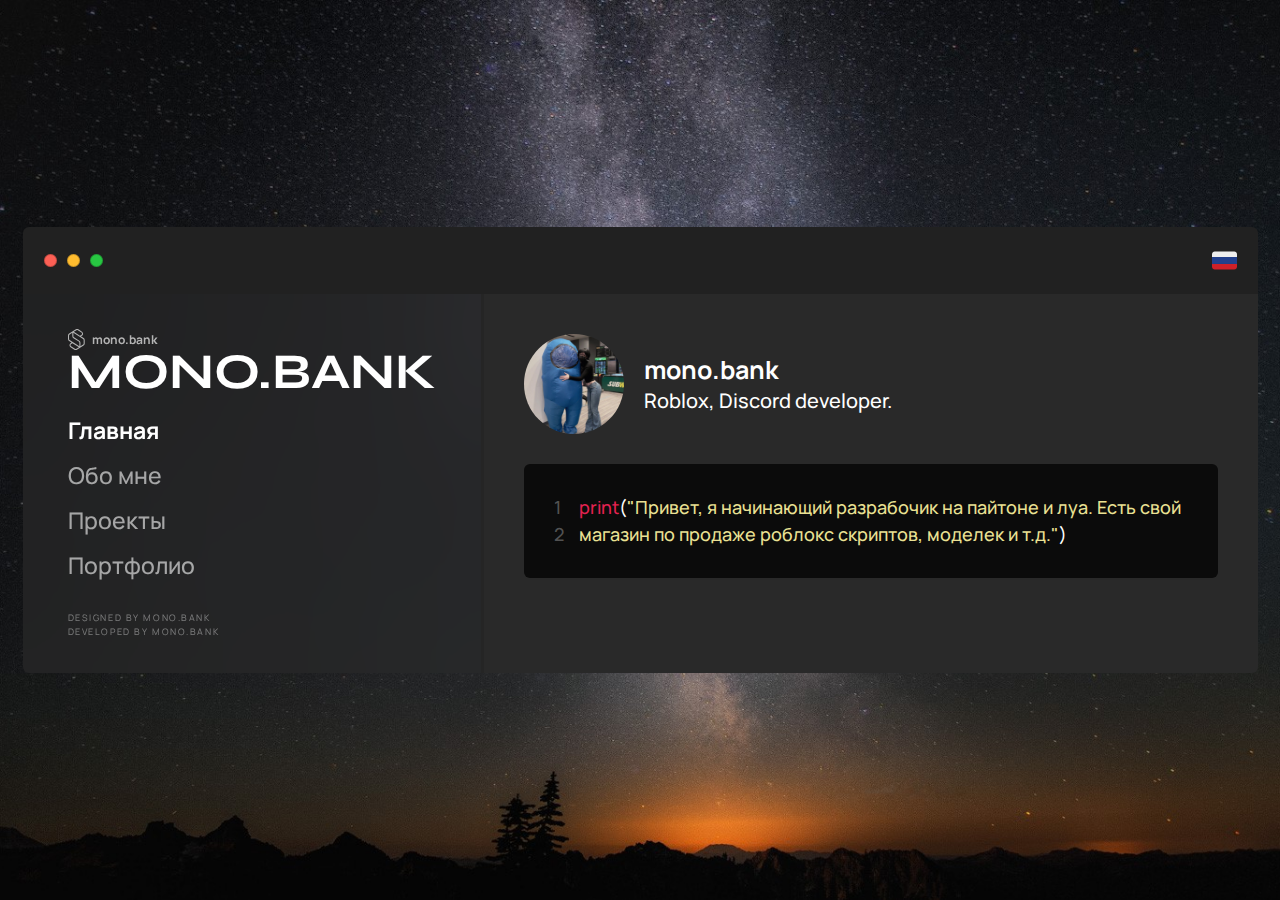
<file: index.html>
<!DOCTYPE html>
<html lang="en">
<head>
  <meta charset="UTF-8">
  <title>mono.bank</title>
  <meta name="viewport" content="width=device-width, initial-scale=1.0">
  <link rel="stylesheet" href="styles/style.css">
  <link rel="stylesheet" href="styles/index.css">
</head>
<body>

<div class="card">
  <section class="header-section">
    <header class="header">
      <svg width="59" height="13" viewBox="0 0 59 13" fill="none" xmlns="http://www.w3.org/2000/svg">
        <circle cx="6.5" cy="6.5" r="6.5" fill="#FC6055"/>
        <circle cx="6.5" cy="6.5" r="6" stroke="black" stroke-opacity="0.2"/>
        <circle cx="29.5" cy="6.5" r="6.5" fill="#FFBC2F"/>
        <circle cx="29.5" cy="6.5" r="6" stroke="black" stroke-opacity="0.2"/>
        <circle cx="52.5" cy="6.5" r="6.5" fill="#28C742"/>
        <circle cx="52.5" cy="6.5" r="6" stroke="black" stroke-opacity="0.2"/>
      </svg>
      <svg width="25" height="25" viewBox="0 0 25 25" fill="none" xmlns="http://www.w3.org/2000/svg">
        <g clip-path="url(#clip0_0_12)">
          <path d="M25 18.7517C25 20.2857 23.7562 21.5294 22.2222 21.5294H2.77778C1.24375 21.5294 0 20.2857 0 18.7517V15.9739H25V18.7517Z" fill="#CE2028"/>
          <path d="M0 9.02612H25V15.9706H0V9.02612Z" fill="#22408C"/>
          <path d="M22.2222 3.47388H2.77778C1.24375 3.47388 0 4.71763 0 6.25165V9.02943H25V6.25165C25 4.71763 23.7562 3.47388 22.2222 3.47388Z" fill="#EEEEEE"/>
        </g>
        <defs>
          <clipPath id="clip0_0_12">
            <rect width="25" height="25" fill="white"/>
          </clipPath>
        </defs>
      </svg>
    </header>
  </section>
  <section class="body-section">
    <div class="navigation">
      <div class="brands">
        <div class="brand__header">
          <svg width="17" height="22" viewBox="0 0 17 22" fill="none" xmlns="http://www.w3.org/2000/svg">
            <path fill-rule="evenodd" clip-rule="evenodd" d="M7.88095 0.358488C8.6571 -0.124373 9.64166 -0.119071 10.4126 0.372121L13.9878 2.65016C15.464 3.59071 15.4493 5.74991 13.9605 6.67033L12.9098 7.31993L15.6163 9.04894C16.299 9.4851 16.7121 10.2391 16.7121 11.0489V14.3895C16.7121 15.1994 16.299 15.9533 15.6163 16.3895L8.93838 20.6556C8.15395 21.1567 7.14891 21.1535 6.36768 20.6474L2.54689 18.1723C1.13124 17.2552 1.09685 15.1966 2.48109 14.2328L3.49216 13.5289L1.09405 11.9938C0.412355 11.5574 0 10.8041 0 9.99497V6.57981C0 5.75986 0.423413 4.99797 1.1199 4.56468L7.88095 0.358488ZM4.45932 14.1411L3.08442 15.0984C2.3154 15.6339 2.3345 16.7775 3.12098 17.287L6.94176 19.7622C7.37578 20.0433 7.93413 20.0451 8.36993 19.7667L10.9265 18.1335L4.45932 14.1411ZM12.4461 17.1626L15.0478 15.5006C15.4271 15.2583 15.6566 14.8394 15.6566 14.3895V11.0489C15.6566 10.599 15.4271 10.1801 15.0478 9.93782L11.6379 7.75944L5.37329 3.83152L5.40119 7.26195C5.40486 7.7128 5.63873 8.13052 6.02126 8.36947L11.3299 11.6856C12.0243 12.1194 12.4461 12.8801 12.4461 13.6985V17.1626ZM5.83361 2.8748L11.9203 6.69117L13.4053 5.77315C14.2324 5.2618 14.2405 4.06225 13.4205 3.53972L9.84517 1.26168C9.41689 0.988795 8.86991 0.985849 8.43872 1.25411L5.83361 2.8748ZM4.31764 3.81791L4.34572 7.27053C4.35232 8.08205 4.77329 8.83395 5.46184 9.26406L10.7705 12.5802C11.1563 12.8212 11.3906 13.2438 11.3906 13.6985V17.18L4.72292 13.0639L1.66331 11.1054C1.28459 10.863 1.0555 10.4445 1.0555 9.99497V6.57981C1.0555 6.12428 1.29073 5.70101 1.67767 5.46029L4.31764 3.81791Z" fill="#b4b4b4"/>
          </svg>
          <h4>mono.bank</h4>
        </div>
        <div class="brand__title">
          <h1>mono.bank</h1>
        </div>
      </div>
      <nav class="nav">
        <div class="items">
          <a href="index.html" class="item active">Главная</a>
          <a href="about.html" class="item">Обо мне</a>
          <a href="projects.html" class="item">Проекты</a>
          <a href="portfolio.html" class="item">Портфолио</a>
        </div>
      </nav>
      <div class="developers">
        <p>Designed by mono.bank</p>
        <p>Developed by mono.bank</p>
      </div>
    </div>
    <div class="body">
      <div class="message">
        <img src="images/avatar.png" alt="">
        <div class="container">
          <div class="author">mono.bank</div>
          <div class="content">Roblox, Discord developer.</div>
        </div>
      </div>
      <div class="code__card">
        <div class="lines">
          <p>1</p>
          <p>2</p>
        </div>
        <div class="code"><span style="color: #E42251">print</span><span style="color: #FFFFFF">(</span><span style="color: #EAE193">"Привет, я начинающий разрабочик на пайтоне и луа. Есть свой магазин по продаже роблокс скриптов, моделек и т.д."</span><span style="color: #FFFFFF">)</span></div>
      </div>
    </div>
  </section>
</div>

</body>
</html>
</file>
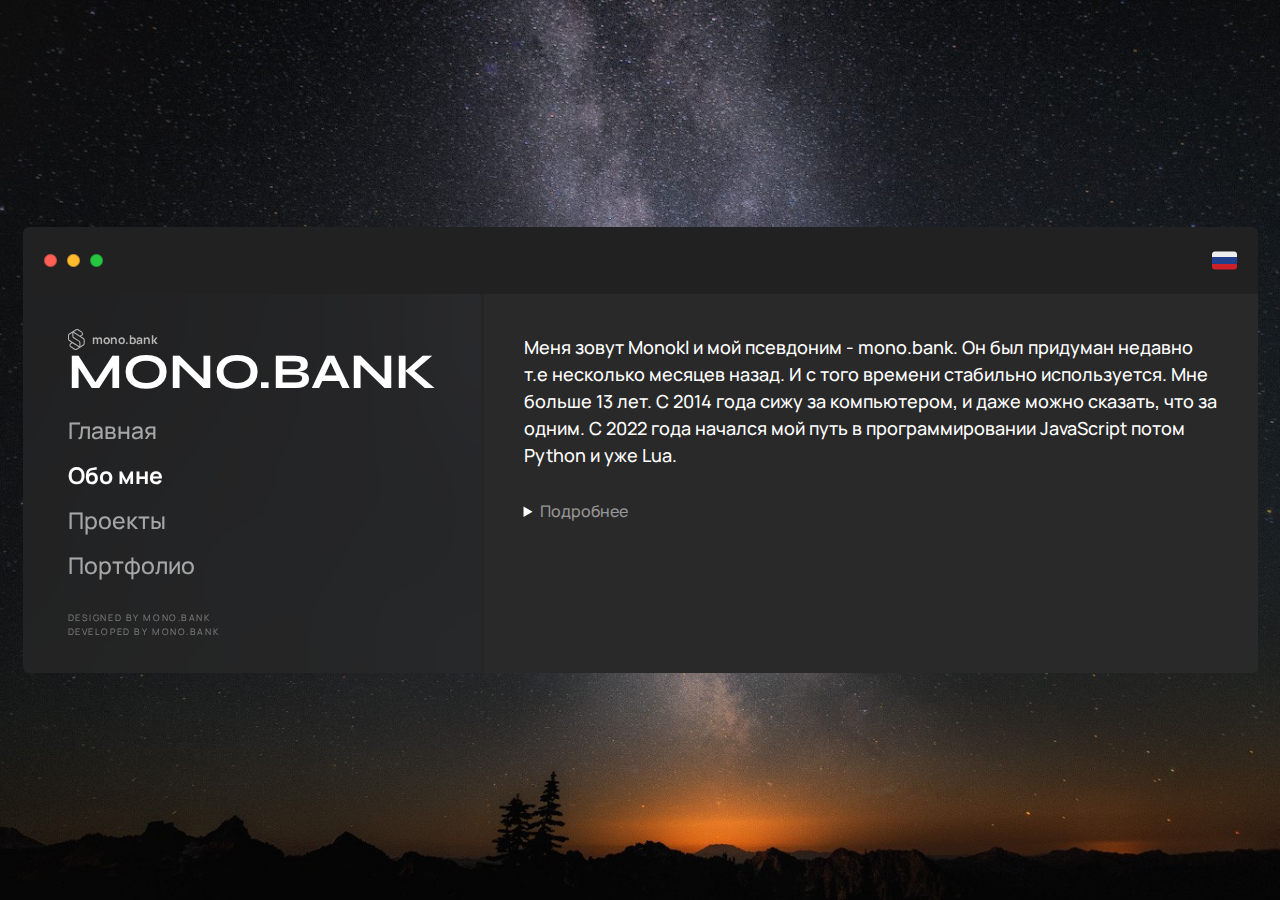
<file: about.html>
<!DOCTYPE html>
<html lang="en">
<head>
  <meta charset="UTF-8">
  <title>mono.bank</title>
  <meta name="viewport" content="width=device-width, initial-scale=1.0">
  <link rel="stylesheet" href="styles/style.css">
  <link rel="stylesheet" href="styles/about.css">
</head>
<body>

<div class="card">
  <section class="header-section">
    <header class="header">
      <svg width="59" height="13" viewBox="0 0 59 13" fill="none" xmlns="http://www.w3.org/2000/svg">
        <circle cx="6.5" cy="6.5" r="6.5" fill="#FC6055"/>
        <circle cx="6.5" cy="6.5" r="6" stroke="black" stroke-opacity="0.2"/>
        <circle cx="29.5" cy="6.5" r="6.5" fill="#FFBC2F"/>
        <circle cx="29.5" cy="6.5" r="6" stroke="black" stroke-opacity="0.2"/>
        <circle cx="52.5" cy="6.5" r="6.5" fill="#28C742"/>
        <circle cx="52.5" cy="6.5" r="6" stroke="black" stroke-opacity="0.2"/>
      </svg>
      <svg width="25" height="25" viewBox="0 0 25 25" fill="none" xmlns="http://www.w3.org/2000/svg">
        <g clip-path="url(#clip0_0_12)">
          <path
              d="M25 18.7517C25 20.2857 23.7562 21.5294 22.2222 21.5294H2.77778C1.24375 21.5294 0 20.2857 0 18.7517V15.9739H25V18.7517Z"
              fill="#CE2028"/>
          <path d="M0 9.02612H25V15.9706H0V9.02612Z" fill="#22408C"/>
          <path
              d="M22.2222 3.47388H2.77778C1.24375 3.47388 0 4.71763 0 6.25165V9.02943H25V6.25165C25 4.71763 23.7562 3.47388 22.2222 3.47388Z"
              fill="#EEEEEE"/>
        </g>
        <defs>
          <clipPath id="clip0_0_12">
            <rect width="25" height="25" fill="white"/>
          </clipPath>
        </defs>
      </svg>
    </header>
  </section>
  <section class="body-section">
    <div class="navigation">
      <div class="brands">
        <div class="brand__header">
          <svg width="17" height="22" viewBox="0 0 17 22" fill="none" xmlns="http://www.w3.org/2000/svg">
            <path fill-rule="evenodd" clip-rule="evenodd"
                  d="M7.88095 0.358488C8.6571 -0.124373 9.64166 -0.119071 10.4126 0.372121L13.9878 2.65016C15.464 3.59071 15.4493 5.74991 13.9605 6.67033L12.9098 7.31993L15.6163 9.04894C16.299 9.4851 16.7121 10.2391 16.7121 11.0489V14.3895C16.7121 15.1994 16.299 15.9533 15.6163 16.3895L8.93838 20.6556C8.15395 21.1567 7.14891 21.1535 6.36768 20.6474L2.54689 18.1723C1.13124 17.2552 1.09685 15.1966 2.48109 14.2328L3.49216 13.5289L1.09405 11.9938C0.412355 11.5574 0 10.8041 0 9.99497V6.57981C0 5.75986 0.423413 4.99797 1.1199 4.56468L7.88095 0.358488ZM4.45932 14.1411L3.08442 15.0984C2.3154 15.6339 2.3345 16.7775 3.12098 17.287L6.94176 19.7622C7.37578 20.0433 7.93413 20.0451 8.36993 19.7667L10.9265 18.1335L4.45932 14.1411ZM12.4461 17.1626L15.0478 15.5006C15.4271 15.2583 15.6566 14.8394 15.6566 14.3895V11.0489C15.6566 10.599 15.4271 10.1801 15.0478 9.93782L11.6379 7.75944L5.37329 3.83152L5.40119 7.26195C5.40486 7.7128 5.63873 8.13052 6.02126 8.36947L11.3299 11.6856C12.0243 12.1194 12.4461 12.8801 12.4461 13.6985V17.1626ZM5.83361 2.8748L11.9203 6.69117L13.4053 5.77315C14.2324 5.2618 14.2405 4.06225 13.4205 3.53972L9.84517 1.26168C9.41689 0.988795 8.86991 0.985849 8.43872 1.25411L5.83361 2.8748ZM4.31764 3.81791L4.34572 7.27053C4.35232 8.08205 4.77329 8.83395 5.46184 9.26406L10.7705 12.5802C11.1563 12.8212 11.3906 13.2438 11.3906 13.6985V17.18L4.72292 13.0639L1.66331 11.1054C1.28459 10.863 1.0555 10.4445 1.0555 9.99497V6.57981C1.0555 6.12428 1.29073 5.70101 1.67767 5.46029L4.31764 3.81791Z"
                  fill="#b4b4b4"/>
          </svg>
          <h4>mono.bank</h4>
        </div>
        <div class="brand__title">
          <h1>mono.bank</h1>
        </div>
      </div>
      <nav class="nav">
        <div class="items">
          <a href="index.html" class="item">Главная</a>
          <a href="about.html" class="item active">Обо мне</a>
          <a href="projects.html" class="item">Проекты</a>
          <a href="portfolio.html" class="item">Портфолио</a>
        </div>
      </nav>
      <div class="developers">
        <p>Designed by mono.bank</p>
        <p>Developed by mono.bank</p>
      </div>
    </div>
    <div class="body">
      <p class="title">
        Меня зовут Monokl и мой псевдоним - mono.bank. Он был придуман недавно т.е несколько месяцев назад. И с того времени стабильно
        используется. Мне больше 13 лет. С 2014 года сижу за компьютером, и даже можно сказать, что
        за одним. С 2022 года начался мой путь в программировании JavaScript потом Python и уже Lua.
      </p>
      <details>
        <summary>Подробнее</summary>
        <ul class="about_me">
          <li>В данный момент занимаюсь разработкой на Lua
          </li>
        </ul>
      </details>
    </div>
  </section>
</div>

</body>
</html>
</file>
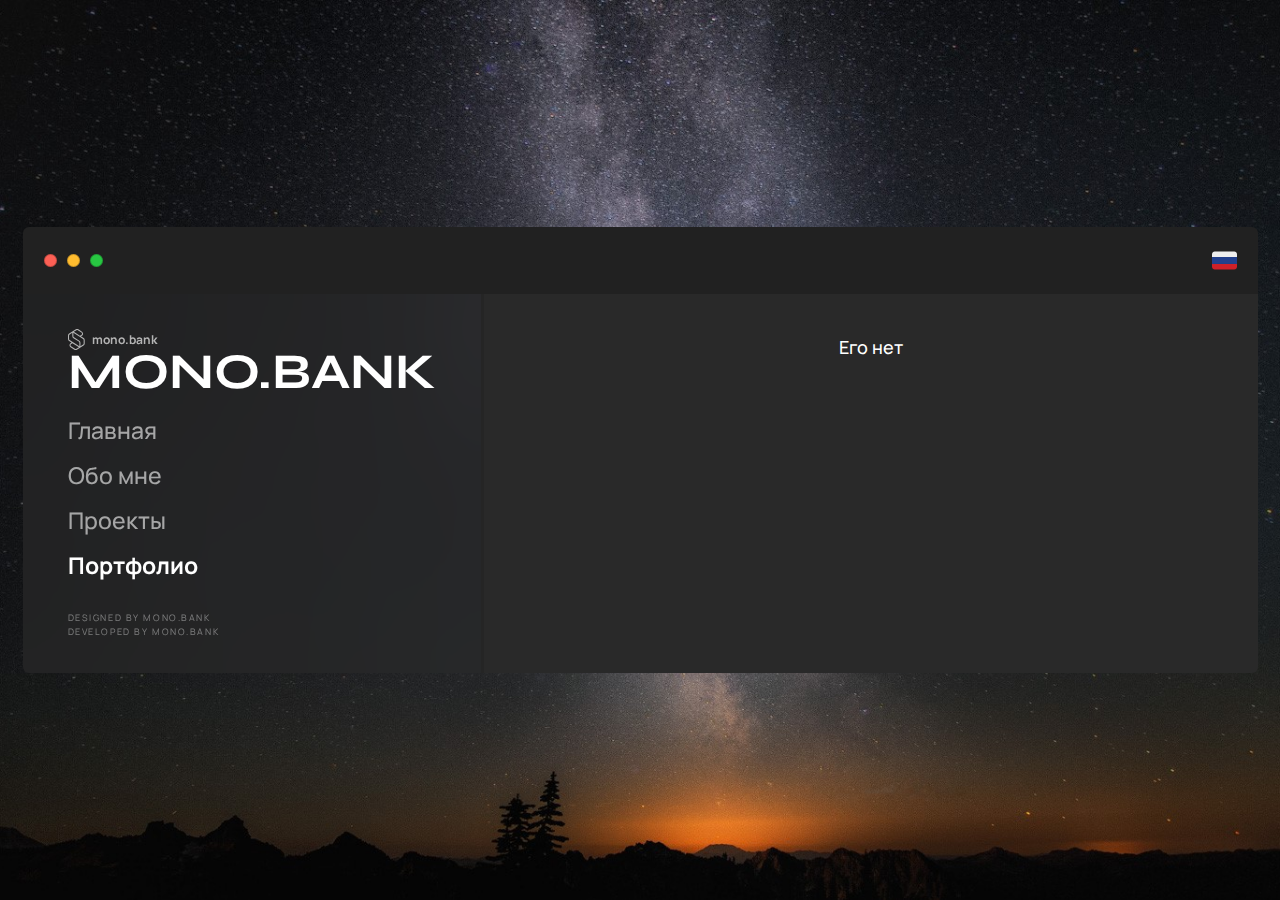
<file: portfolio.html>
<!DOCTYPE html>
<html lang="en">
<head>
  <meta charset="UTF-8">
  <title>mono.bank</title>
  <meta name="viewport" content="width=device-width, initial-scale=1.0">
  <link rel="stylesheet" href="styles/style.css">
  <link rel="stylesheet" href="styles/portfolio.css">
</head>
<body>

<div class="card">
  <section class="header-section">
    <header class="header">
      <svg width="59" height="13" viewBox="0 0 59 13" fill="none" xmlns="http://www.w3.org/2000/svg">
        <circle cx="6.5" cy="6.5" r="6.5" fill="#FC6055"/>
        <circle cx="6.5" cy="6.5" r="6" stroke="black" stroke-opacity="0.2"/>
        <circle cx="29.5" cy="6.5" r="6.5" fill="#FFBC2F"/>
        <circle cx="29.5" cy="6.5" r="6" stroke="black" stroke-opacity="0.2"/>
        <circle cx="52.5" cy="6.5" r="6.5" fill="#28C742"/>
        <circle cx="52.5" cy="6.5" r="6" stroke="black" stroke-opacity="0.2"/>
      </svg>
      <svg width="25" height="25" viewBox="0 0 25 25" fill="none" xmlns="http://www.w3.org/2000/svg">
        <g clip-path="url(#clip0_0_12)">
          <path
              d="M25 18.7517C25 20.2857 23.7562 21.5294 22.2222 21.5294H2.77778C1.24375 21.5294 0 20.2857 0 18.7517V15.9739H25V18.7517Z"
              fill="#CE2028"/>
          <path d="M0 9.02612H25V15.9706H0V9.02612Z" fill="#22408C"/>
          <path
              d="M22.2222 3.47388H2.77778C1.24375 3.47388 0 4.71763 0 6.25165V9.02943H25V6.25165C25 4.71763 23.7562 3.47388 22.2222 3.47388Z"
              fill="#EEEEEE"/>
        </g>
        <defs>
          <clipPath id="clip0_0_12">
            <rect width="25" height="25" fill="white"/>
          </clipPath>
        </defs>
      </svg>
    </header>
  </section>
  <section class="body-section">
    <div class="navigation">
      <div class="brands">
        <div class="brand__header">
          <svg width="17" height="22" viewBox="0 0 17 22" fill="none" xmlns="http://www.w3.org/2000/svg">
            <path fill-rule="evenodd" clip-rule="evenodd"
                  d="M7.88095 0.358488C8.6571 -0.124373 9.64166 -0.119071 10.4126 0.372121L13.9878 2.65016C15.464 3.59071 15.4493 5.74991 13.9605 6.67033L12.9098 7.31993L15.6163 9.04894C16.299 9.4851 16.7121 10.2391 16.7121 11.0489V14.3895C16.7121 15.1994 16.299 15.9533 15.6163 16.3895L8.93838 20.6556C8.15395 21.1567 7.14891 21.1535 6.36768 20.6474L2.54689 18.1723C1.13124 17.2552 1.09685 15.1966 2.48109 14.2328L3.49216 13.5289L1.09405 11.9938C0.412355 11.5574 0 10.8041 0 9.99497V6.57981C0 5.75986 0.423413 4.99797 1.1199 4.56468L7.88095 0.358488ZM4.45932 14.1411L3.08442 15.0984C2.3154 15.6339 2.3345 16.7775 3.12098 17.287L6.94176 19.7622C7.37578 20.0433 7.93413 20.0451 8.36993 19.7667L10.9265 18.1335L4.45932 14.1411ZM12.4461 17.1626L15.0478 15.5006C15.4271 15.2583 15.6566 14.8394 15.6566 14.3895V11.0489C15.6566 10.599 15.4271 10.1801 15.0478 9.93782L11.6379 7.75944L5.37329 3.83152L5.40119 7.26195C5.40486 7.7128 5.63873 8.13052 6.02126 8.36947L11.3299 11.6856C12.0243 12.1194 12.4461 12.8801 12.4461 13.6985V17.1626ZM5.83361 2.8748L11.9203 6.69117L13.4053 5.77315C14.2324 5.2618 14.2405 4.06225 13.4205 3.53972L9.84517 1.26168C9.41689 0.988795 8.86991 0.985849 8.43872 1.25411L5.83361 2.8748ZM4.31764 3.81791L4.34572 7.27053C4.35232 8.08205 4.77329 8.83395 5.46184 9.26406L10.7705 12.5802C11.1563 12.8212 11.3906 13.2438 11.3906 13.6985V17.18L4.72292 13.0639L1.66331 11.1054C1.28459 10.863 1.0555 10.4445 1.0555 9.99497V6.57981C1.0555 6.12428 1.29073 5.70101 1.67767 5.46029L4.31764 3.81791Z"
                  fill="#b4b4b4"/>
          </svg>
          <h4>mono.bank</h4>
        </div>
        <div class="brand__title">
          <h1>mono.bank</h1>
        </div>
      </div>
      <nav class="nav">
        <div class="items">
          <a href="index.html" class="item">Главная</a>
          <a href="about.html" class="item">Обо мне</a>
          <a href="projects.html" class="item">Проекты</a>
          <a href="portfolio.html" class="item active">Портфолио</a>
        </div>
      </nav>
      <div class="developers">
        <p>Designed by mono.bank</p>
        <p>Developed by mono.bank</p>
      </div>
    </div>
    <div class="body">
      <div class="container">
        <div class="text">Его нет
        </div>
      </div>
    </div>
  </section>
</div>

</body>
</html>
</file>
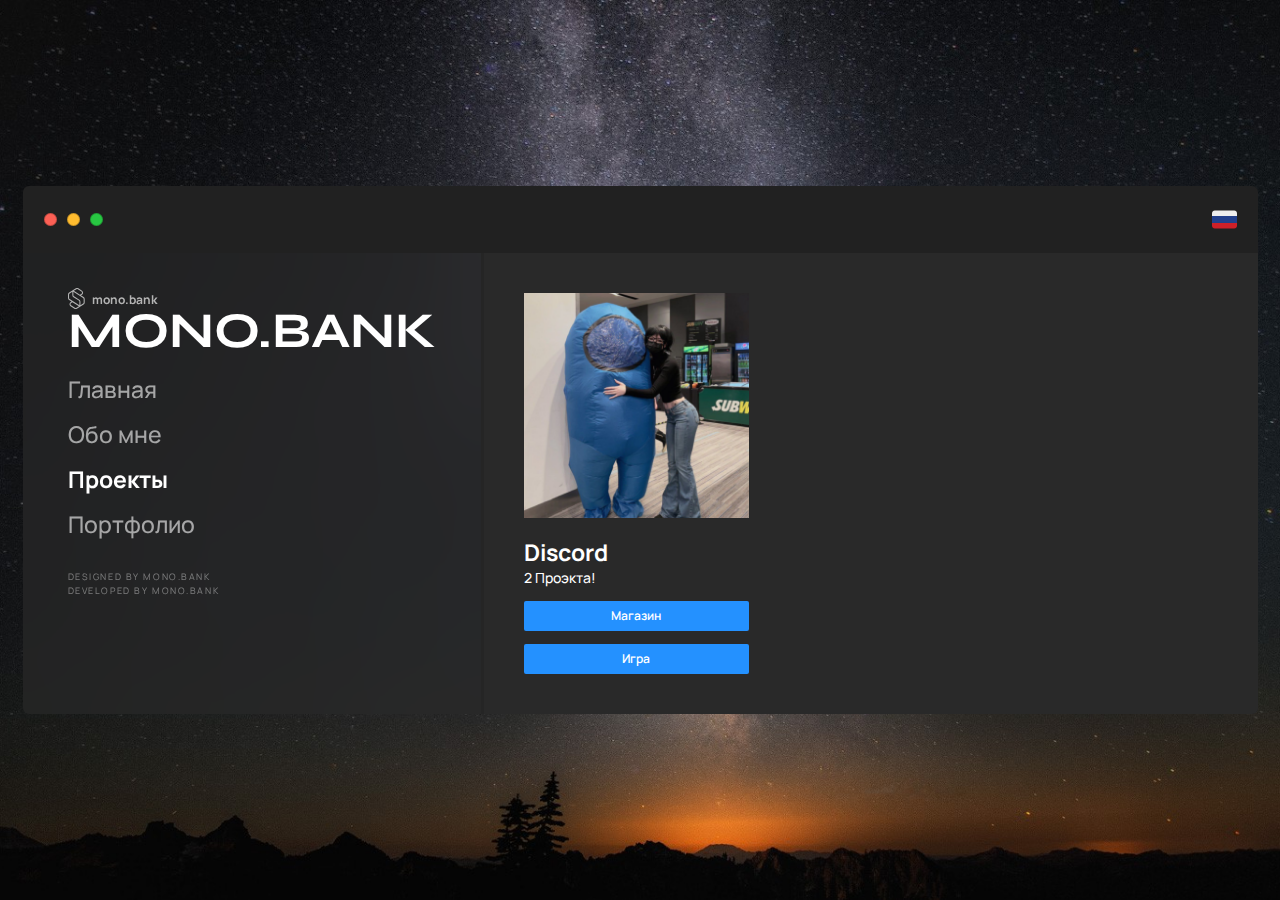
<file: projects.html>
<!DOCTYPE html>
<html lang="en">
<head>
  <meta charset="UTF-8">
  <title>mono.bank</title>
  <meta name="viewport" content="width=device-width, initial-scale=1.0">
  <link rel="stylesheet" href="styles/style.css">
  <link rel="stylesheet" href="styles/projects.css">
</head>
<body>

<div class="card">
  <section class="header-section">
    <header class="header">
      <svg width="59" height="13" viewBox="0 0 59 13" fill="none" xmlns="http://www.w3.org/2000/svg">
        <circle cx="6.5" cy="6.5" r="6.5" fill="#FC6055"/>
        <circle cx="6.5" cy="6.5" r="6" stroke="black" stroke-opacity="0.2"/>
        <circle cx="29.5" cy="6.5" r="6.5" fill="#FFBC2F"/>
        <circle cx="29.5" cy="6.5" r="6" stroke="black" stroke-opacity="0.2"/>
        <circle cx="52.5" cy="6.5" r="6.5" fill="#28C742"/>
        <circle cx="52.5" cy="6.5" r="6" stroke="black" stroke-opacity="0.2"/>
      </svg>
      <svg width="25" height="25" viewBox="0 0 25 25" fill="none" xmlns="http://www.w3.org/2000/svg">
        <g clip-path="url(#clip0_0_12)">
          <path d="M25 18.7517C25 20.2857 23.7562 21.5294 22.2222 21.5294H2.77778C1.24375 21.5294 0 20.2857 0 18.7517V15.9739H25V18.7517Z" fill="#CE2028"/>
          <path d="M0 9.02612H25V15.9706H0V9.02612Z" fill="#22408C"/>
          <path d="M22.2222 3.47388H2.77778C1.24375 3.47388 0 4.71763 0 6.25165V9.02943H25V6.25165C25 4.71763 23.7562 3.47388 22.2222 3.47388Z" fill="#EEEEEE"/>
        </g>
        <defs>
          <clipPath id="clip0_0_12">
            <rect width="25" height="25" fill="white"/>
          </clipPath>
        </defs>
      </svg>
    </header>
  </section>
  <section class="body-section">
    <div class="navigation">
      <div class="brands">
        <div class="brand__header">
          <svg width="17" height="22" viewBox="0 0 17 22" fill="none" xmlns="http://www.w3.org/2000/svg">
            <path fill-rule="evenodd" clip-rule="evenodd" d="M7.88095 0.358488C8.6571 -0.124373 9.64166 -0.119071 10.4126 0.372121L13.9878 2.65016C15.464 3.59071 15.4493 5.74991 13.9605 6.67033L12.9098 7.31993L15.6163 9.04894C16.299 9.4851 16.7121 10.2391 16.7121 11.0489V14.3895C16.7121 15.1994 16.299 15.9533 15.6163 16.3895L8.93838 20.6556C8.15395 21.1567 7.14891 21.1535 6.36768 20.6474L2.54689 18.1723C1.13124 17.2552 1.09685 15.1966 2.48109 14.2328L3.49216 13.5289L1.09405 11.9938C0.412355 11.5574 0 10.8041 0 9.99497V6.57981C0 5.75986 0.423413 4.99797 1.1199 4.56468L7.88095 0.358488ZM4.45932 14.1411L3.08442 15.0984C2.3154 15.6339 2.3345 16.7775 3.12098 17.287L6.94176 19.7622C7.37578 20.0433 7.93413 20.0451 8.36993 19.7667L10.9265 18.1335L4.45932 14.1411ZM12.4461 17.1626L15.0478 15.5006C15.4271 15.2583 15.6566 14.8394 15.6566 14.3895V11.0489C15.6566 10.599 15.4271 10.1801 15.0478 9.93782L11.6379 7.75944L5.37329 3.83152L5.40119 7.26195C5.40486 7.7128 5.63873 8.13052 6.02126 8.36947L11.3299 11.6856C12.0243 12.1194 12.4461 12.8801 12.4461 13.6985V17.1626ZM5.83361 2.8748L11.9203 6.69117L13.4053 5.77315C14.2324 5.2618 14.2405 4.06225 13.4205 3.53972L9.84517 1.26168C9.41689 0.988795 8.86991 0.985849 8.43872 1.25411L5.83361 2.8748ZM4.31764 3.81791L4.34572 7.27053C4.35232 8.08205 4.77329 8.83395 5.46184 9.26406L10.7705 12.5802C11.1563 12.8212 11.3906 13.2438 11.3906 13.6985V17.18L4.72292 13.0639L1.66331 11.1054C1.28459 10.863 1.0555 10.4445 1.0555 9.99497V6.57981C1.0555 6.12428 1.29073 5.70101 1.67767 5.46029L4.31764 3.81791Z" fill="#b4b4b4"/>
          </svg>
          <h4>mono.bank</h4>
        </div>
        <div class="brand__title">
          <h1>mono.bank</h1>
        </div>
      </div>
      <nav class="nav">
        <div class="items">
          <a href="index.html" class="item">Главная</a>
          <a href="about.html" class="item">Обо мне</a>
          <a href="projects.html" class="item active">Проекты</a>
          <a href="portfolio.html" class="item">Портфолио</a>
        </div>
      </nav>
      <div class="developers">
        <p>Designed by mono.bank</p>
        <p>Developed by mono.bank</p>
      </div>
    </div>
    <div class="body">
      <div class="projects__list">
        <div class="project">
          <div class="icon">
            <img src="images/project_1.png" alt="">
          </div>
          <div class="content">
            <h2 class="name">Discord</h2>
            <p class="description">2 Проэкта!</p>
          </div>
          <a href="https://discord.gg/8WTgfqq2dw" class="button">Магазин</a>
          <a href="https://discord.gg/middle-east-war-1063802551843180664" class="button">Игра</a>
        </div>

      </div>
    </div>
  </section>
</div>

</body>
</html>
</file>
<file: styles/style.css>
@import url('https://fonts.googleapis.com/css2?family=Syne:wght@700&display=swap');
@import url('https://fonts.googleapis.com/css2?family=Manrope:wght@200;300;400;500;600;700;800&display=swap');

* {
    margin: 0;
    padding: 0;
    box-sizing: border-box;
}

body {
    font-family: 'Manrope', sans-serif;
    background: url("../images/wallper.jpg") center no-repeat;
    background-size: cover;
    height: 100%;
    min-height: 100vh;
    display: flex;
    flex-direction: column;
    align-items: center;
    justify-content: center;
    position: relative;
}

.card {
    padding: 10px;
    display: flex;
    flex-direction: column;
    inset: 0;
    max-width: 1255px;
    width: 100%;
}

.header-section {
    width: 100%;
}

.header {
    display: flex;
    flex-direction: row;
    align-items: center;
    justify-content: space-between;
    background-color: #212121;
    width: 100%;
    padding: 21px;
    border-radius: 6px 6px 0 0;
}

.body-section {
    display: flex;
}

.navigation {
    display: flex;
    flex-direction: column;
    gap: 30px;
    padding: 35px 45px;
    background: rgba(41, 41, 41, 0.65);
    backdrop-filter: blur(20px);
    width: fit-content;
    border-radius: 0 0 0 6px;
}

.brands {
    display: flex;
    flex-direction: column;
    gap: 10px;
}

.brand__header {
    display: flex;
    align-items: center;
    gap: 7px;
    color: #b4b4b4;
    font-size: 12px;
    font-weight: 500;
    line-height: 93%;
}
.brand__title {
    font-family: 'Syne';
    font-weight: 700;
    font-size: 25px;
    line-height: 93%;
    text-transform: uppercase;
    color: #FFFFFF;
}

.items {
    display: flex;
    flex-direction: column;
    gap: 13px;
}

.item {
    text-decoration: none;
    color: rgba(255, 255, 255, 0.6);
    font-style: medium;
    font-size: 23px;
    font-weight: 500;
}
.item:hover {
    color: #fff
}
.item.active {
    color: #fff;
    font-weight: bold;
}

.developers p {
    font-weight: 400;
    font-size: 9px;
    text-transform: uppercase;
    line-height: 150%;
    letter-spacing: 0.175em;
    color: rgba(255, 255, 255, 0.4);
}

.body {
    display: flex;
    flex-direction: column;
    background-color: #292929;
    width: 100%;
    border-left: 3px solid #252525;
    padding: 40px;
    border-radius: 0 0 6px 0;
}

@media (max-width: 1212px) {
    .body-section {
        flex-direction: column;
    }
    .navigation {
        flex-direction: row;
        align-items: flex-end;
        justify-content: space-between;
        width: 100%;
        border-radius: unset;
    }
    .items {
        flex-direction: row;
    }
    .body {
        border-radius: 0 0 6px 6px;
    }
}

@media (max-width: 1050px) {
    .body-section {
        flex-direction: column;
    }
    .navigation {
        flex-direction: column;
        width: 100%;
        align-items: center;
    }
    .items {
        flex-direction: column;
        align-items: center;
    }
}

.button {
    border-radius: 2px;
    font-family: 'Manrope', sans-serif;
    display: flex;
    align-items: center;
    justify-content: center;
    padding: 6px 0;
    background-color: #2491FF;
    gap: 10px;
    text-decoration: none;
    color: #FFFFFF;
    font-weight: 600;
    font-size: 12px;
    line-height: 150%;
}
</file>
<file: styles/index.css>
.body {
    gap: 30px;
}

.message {
    width: 100%;
    display: flex;
    flex-direction: row;
    align-items: center;
    gap: 20px;
}

.message img {
    width: 100px;
    height: 100px;
    border-radius: 50%;
}

.message .container {
    display: flex;
    flex-direction: column;
    gap: 4px;
}

.author {
    font-family: 'Manrope', sans-serif;
    font-weight: bold;
    font-size: 25px;
    line-height: 120%;
    color: #fff;
}

.content {
    font-weight: 500;
    font-size: 20px;
    line-height: 120%;
    color: #fff;
}

@media (max-width: 420px) {
    .message {
        flex-direction: column;
    }
    .author {
        text-align: center;
    }
    .content {
        text-align: center;
    }
}

.code__card {
    display: flex;
    gap: 15px;
    background-color: #0B0B0B;
    padding: 30px;
    border-radius: 6px;
}

.lines p {
    font-family: 'Manrope', sans-serif;
    font-weight: 500;
    font-size: 18px;
    line-height: 150%;
    color: #525252;
}

.code {
    font-family: 'Manrope', sans-serif;
    font-weight: 500;
    font-size: 18px;
    line-height: 150%;
}
</file>
<file: styles/about.css>
.body {
    gap: 30px;
}

.title {
    color: #fff;
    font-weight: 500;
    font-size: 18px;
    line-height: 150%;
}

summary {
    font-weight: 500;
    font-size: 16px;
    line-height: 150%;
    color: #969696;
    /*opacity: 0.5;*/
    cursor: pointer;
}
summary::marker {
    color: #FFFFFF;
}

.about_me {
    margin-top: 18px;
    display: flex;
    flex-direction: column;
    gap: 18px;
}

.about_me li {
    color: #FFFFFF;
}
.about_me li::marker {
    color: rgba(255,255,255,.3);
}
</file>
<file: styles/portfolio.css>
.container {
    display: flex;
    flex-direction: column;
    align-items: center;
    justify-content: center;
    gap: 20px;
}

.text {
    text-align: center;
    max-width: 700px;
    width: 100%;
    font-weight: 500;
    font-size: 18px;
    line-height: 150%;
    font-family: 'Manrope', sans-serif;
    color: #FFFFFF;
}

.button {
    max-width: 700px;
    width: 100%;
}
</file>
<file: styles/projects.css>
.projects__list {
    display: flex;
    gap: 30px;
    flex-wrap: wrap;
}

.project {
    width: 225px;
    display: flex;
    flex-direction: column;
    gap: 13px;
}
.icon img {
    width: 225px;
}
.title {
    font-family: 'Manrope', sans-serif;
    color: #FFFFFF;
    opacity: .5;
    font-weight: 500;
    font-size: 12px;
    line-height: 140%;
}
.name {
    font-weight: 700;
    font-size: 23px;
    line-height: 140%;
    color: #FFFFFF;
}
.description {
    font-weight: 500;
    font-size: 14px;
    line-height: 140%;
    color: #FFFFFF;
}
</file>
